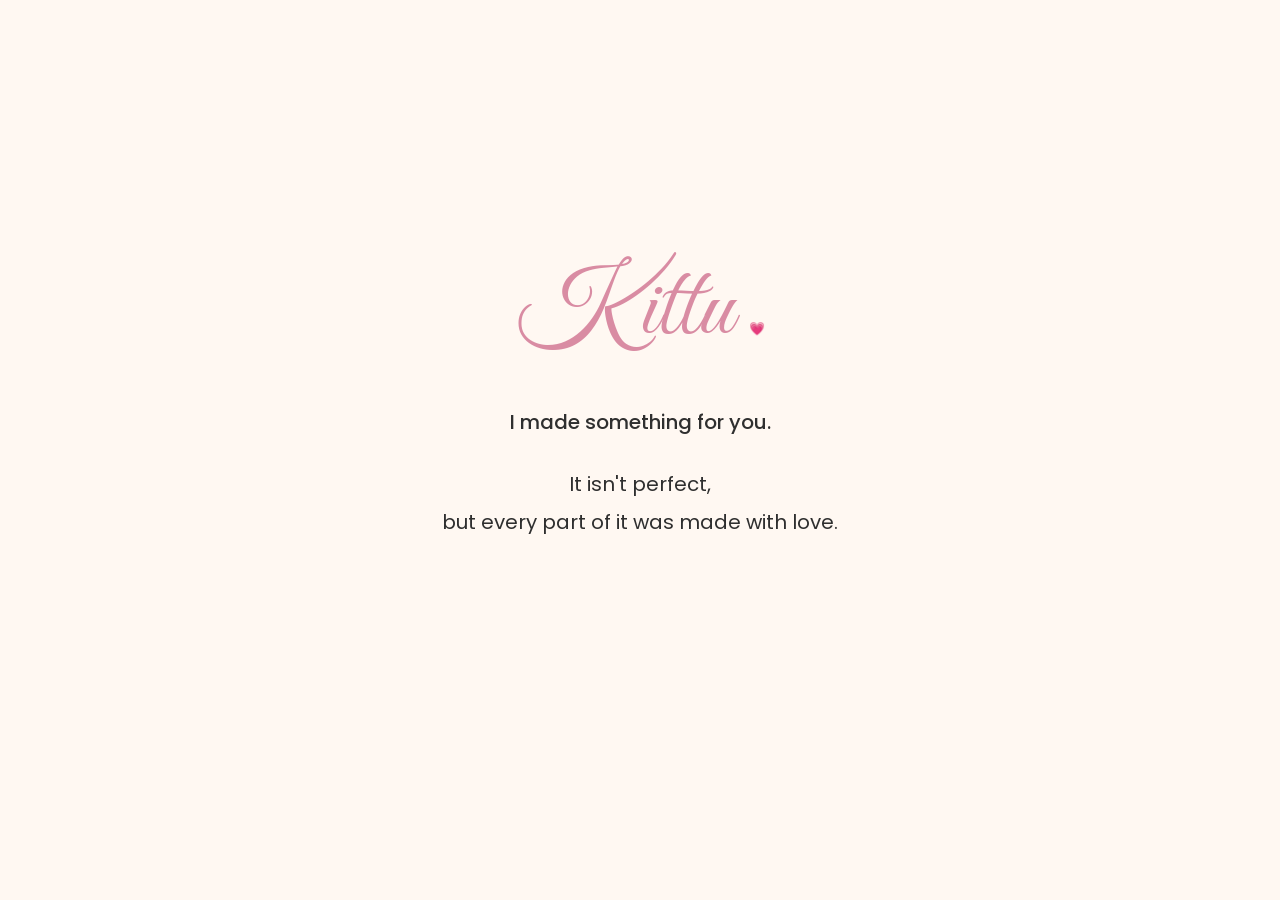
<file: index.html>
<!DOCTYPE html>
<html lang="en">
<head>
    <meta charset="UTF-8">
    <meta name="viewport" content="width=device-width, initial-scale=1.0">
    <link rel="stylesheet" href="assets/css/index.css">
    <script src="assets/js/index.js" defer></script>
    <title>A Little Gift ❤️</title>

    <link rel="preconnect" href="https://fonts.googleapis.com">
    <link rel="preconnect" href="https://fonts.gstatic.com" crossorigin>
    <link href="https://fonts.googleapis.com/css2?family=Great+Vibes&family=Poppins:wght@300;400;500;600;700&display=swap" rel="stylesheet">
</head>
<body>
   <main class="landing-page">
    <section class="hero">

        <h1 class="fade">Kittu <span class="heart">💗</span></h1>

        <p class="intro fade">I made something for you.</p>

        <p class="fade">
            It isn't perfect,
            <br>
            but every part of it was made with love.
        </p>

        <button id="gift-btn" class="fade">Open Your Gift 🎁</button>

    </section>
</main>

</body>
</html>
</file>
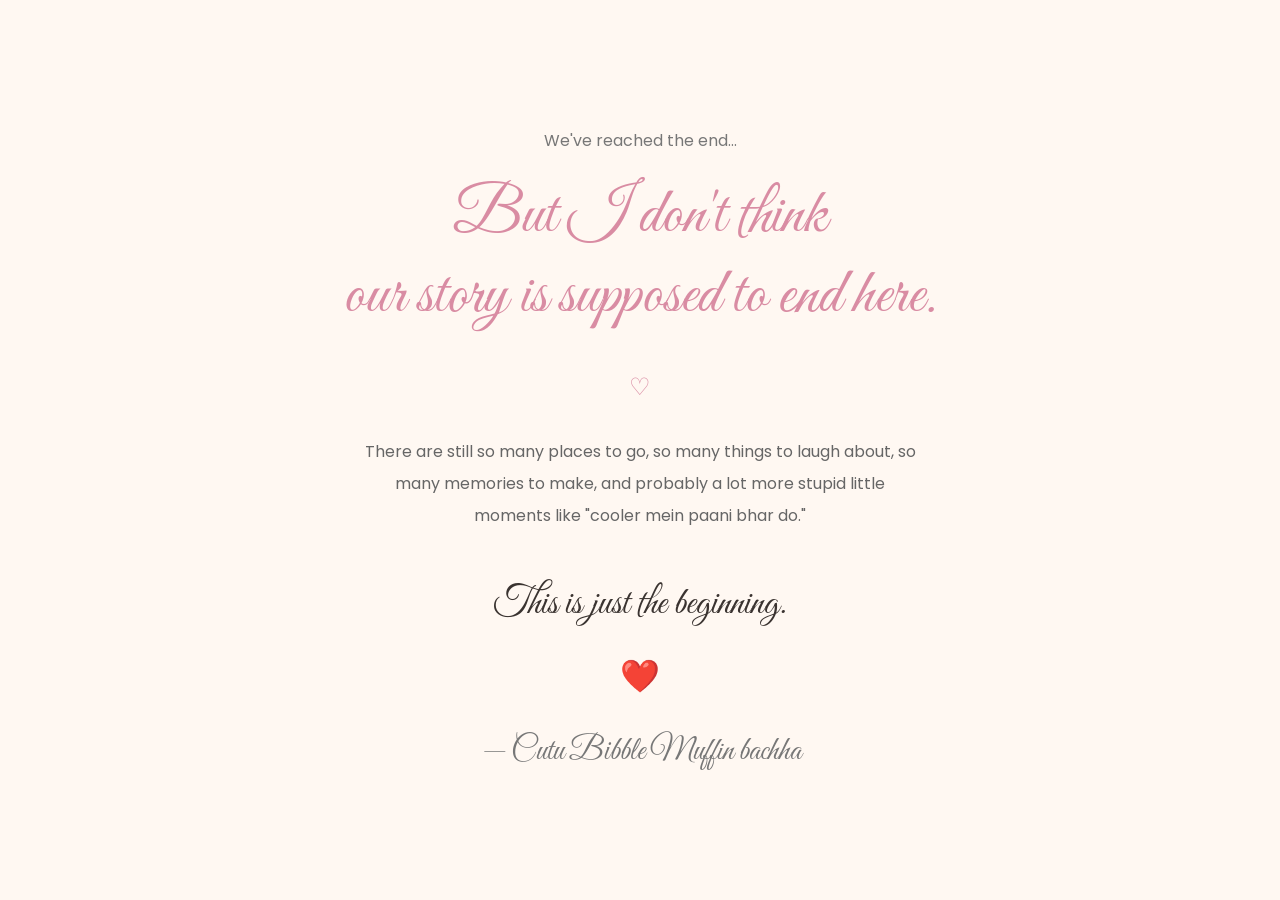
<file: assets/pages/final.html>
<!DOCTYPE html>
<html lang="en">

<head>
    <meta charset="UTF-8">
    <meta name="viewport" content="width=device-width, initial-scale=1.0">

    <title>Not The End ❤️</title>

    <link
        href="https://fonts.googleapis.com/css2?family=Poppins:wght@400;500&family=Great+Vibes&display=swap"
        rel="stylesheet"
    >

    <link rel="stylesheet" href="../css/final.css">
</head>

<body>

    <main class="ending-page">

        <section class="ending">

            <p class="small-heading">
                We've reached the end...
            </p>

            <h1>
                But I don't think<br>
                our story is supposed to end here.
            </h1>

            <div class="divider">
                ♡
            </div>

            <p class="message">
                There are still so many places to go,
                so many things to laugh about,
                so many memories to make,
                and probably a lot more stupid little
                moments like "cooler mein paani bhar do."
            </p>

            <p class="beginning">
                This is just the beginning.
            </p>

            <div class="heart">
                ❤️
            </div>

            <p class="signature">
                — Cutu Bibble Muffin bachha
            </p>

        </section>

    </main>

</body>

</html>
</file>
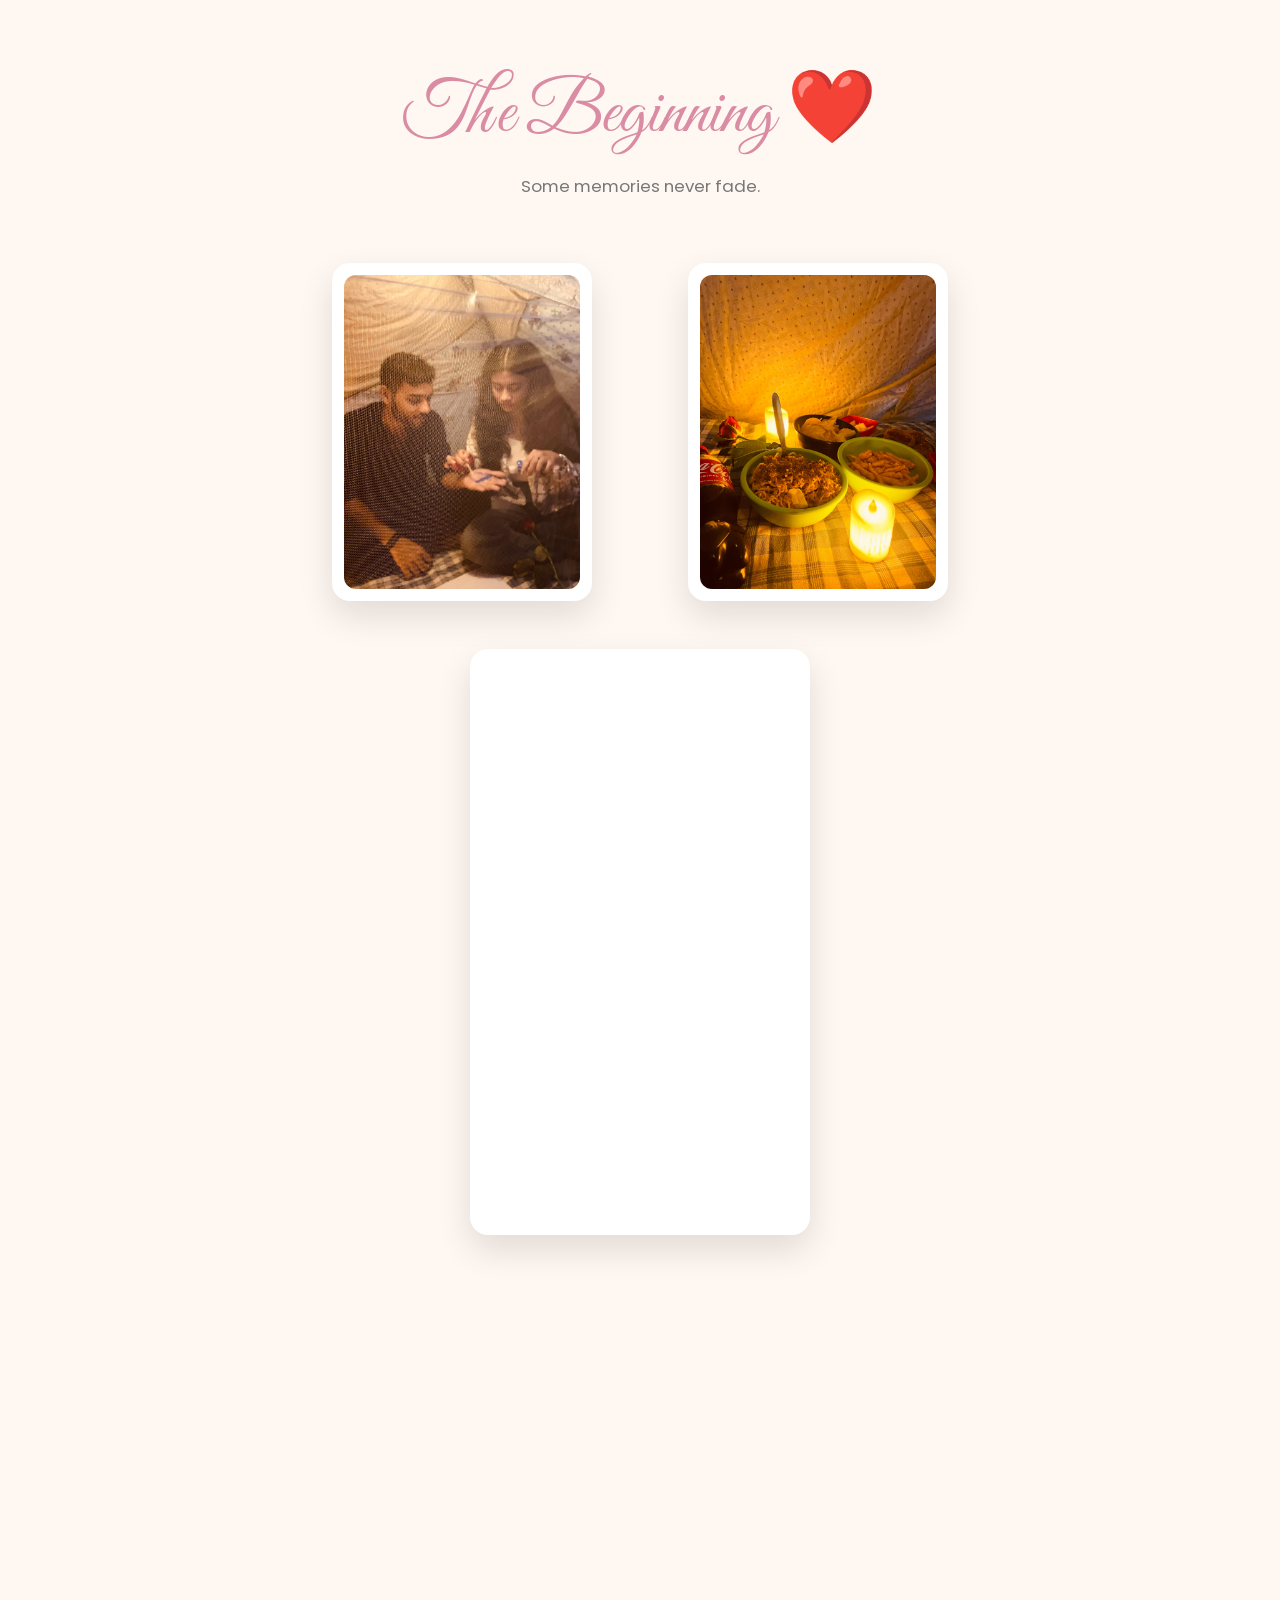
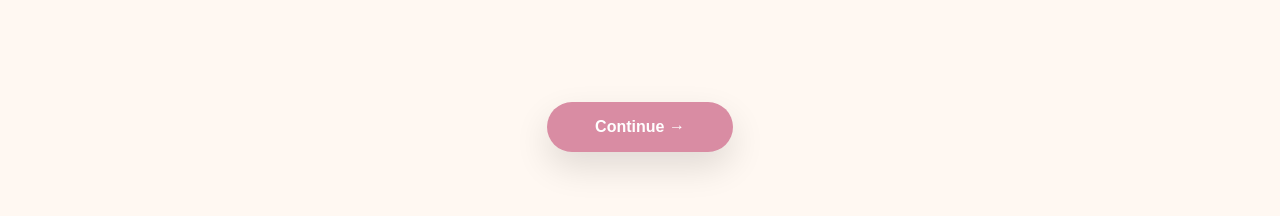
<file: assets/pages/first-date.html>
<!DOCTYPE html>
<html lang="en">
<head>
    <meta charset="UTF-8">
    <meta name="viewport" content="width=device-width, initial-scale=1.0">

    <title>The Beginning ❤️</title>

    <link rel="stylesheet" href="../css/first-date.css">

    <link rel="preconnect" href="https://fonts.googleapis.com">
    <link rel="preconnect" href="https://fonts.gstatic.com" crossorigin>

    <link href="https://fonts.googleapis.com/css2?family=Great+Vibes&family=Poppins:wght@300;400;500;600&display=swap" rel="stylesheet">

    <script src="../js/first-date.js" defer></script>
</head>
<body>

<main class="memories">

    <header class="page-title">

        <h1>The Beginning ❤️</h1>

        <p>
            Some memories never fade.
        </p>

    </header>

    <section class="collage">

       <section class="memory-grid">

    <div class="memory photo photo-1 reveal">
        <img src="../images/photo1.jpeg" alt="">
    </div>

    <div class="memory photo photo-2 reveal">
        <img src="../images/photo2.jpeg" alt="">
    </div>

    <div class="memory video reveal">
        <video autoplay muted loop playsinline>
            <source src="../videos/date.mp4" type="video/mp4">
        </video>
    </div>

    <div class="memory photo photo-3 reveal">
        <img src="../images/photo3.jpeg" alt="">
    </div>

    <div class="memory photo photo-4 reveal">
        <img src="../images/photo4.jpeg" alt="">
    </div>

</section>

    </section>

    <button id="continue-btn">
        Continue →
    </button>

</main>



</body>
</html>
</file>
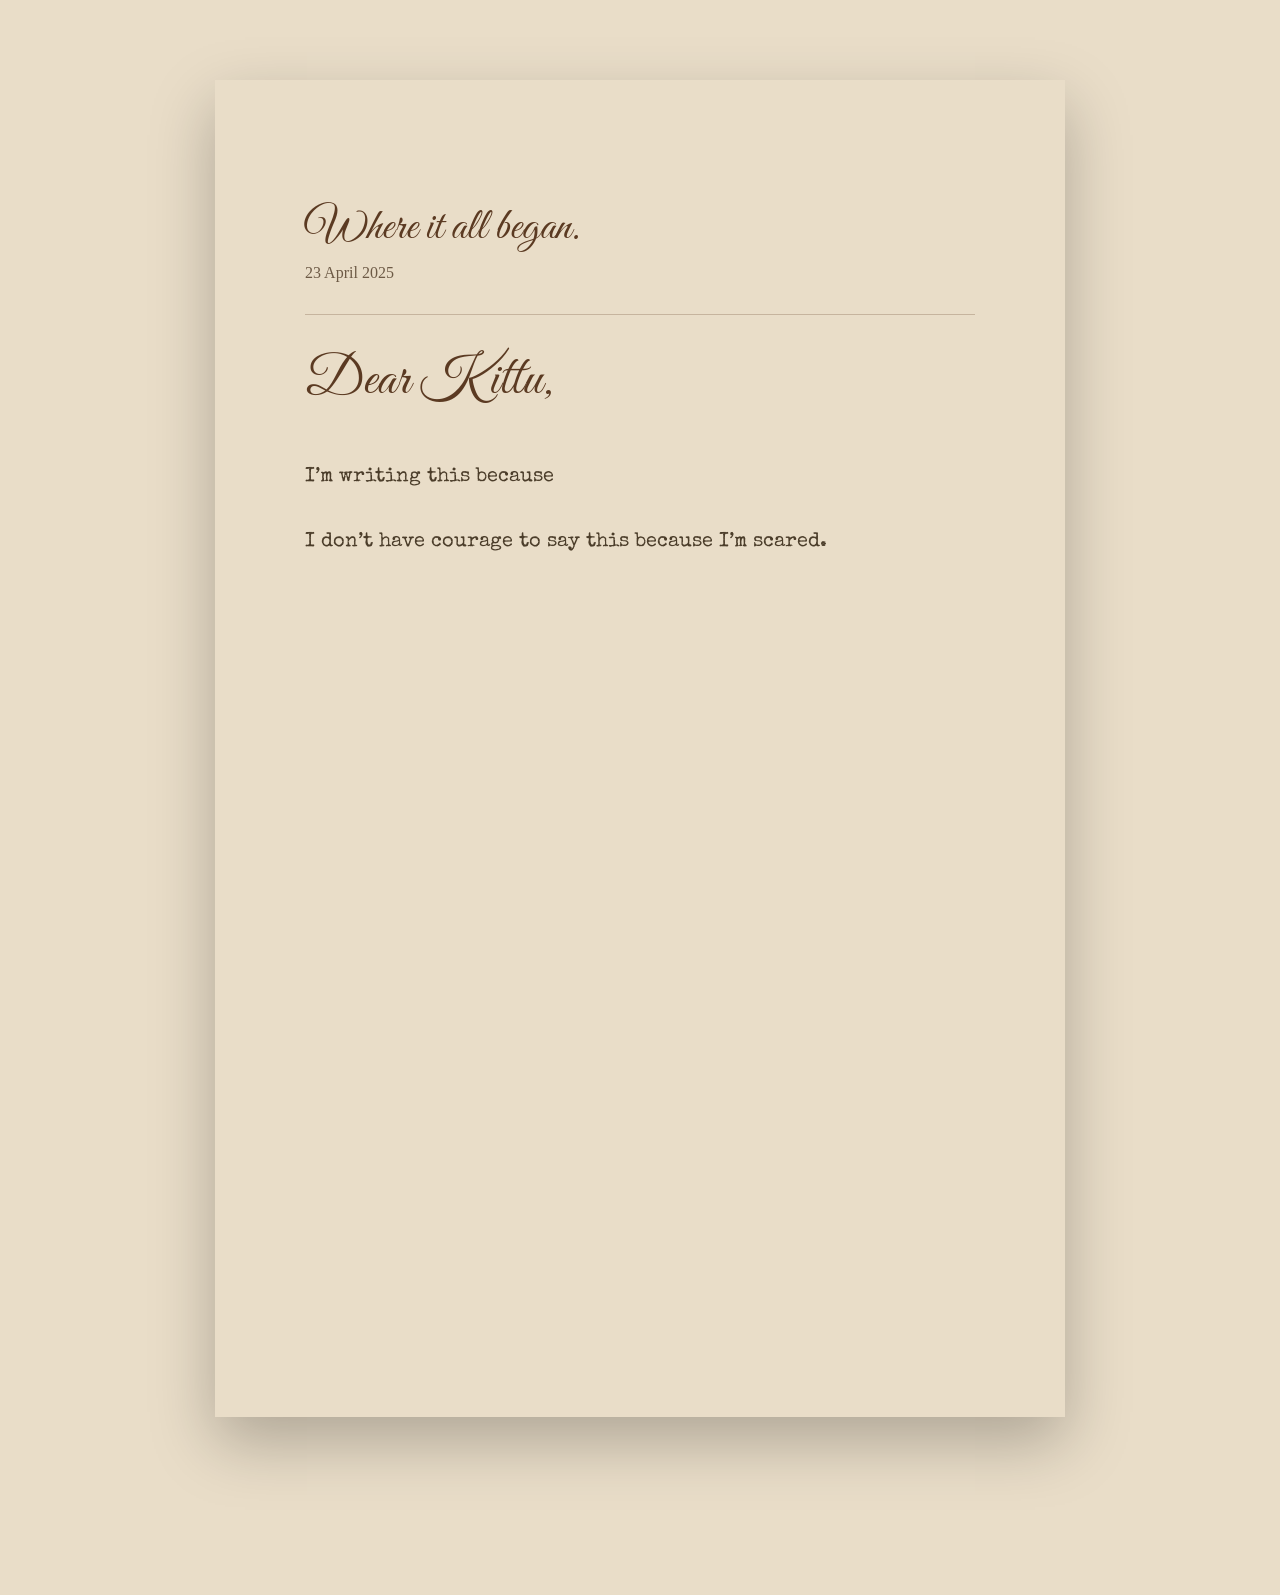
<file: assets/pages/letter.html>
<!DOCTYPE html>
<html lang="en">
<head>
    <meta charset="UTF-8">
    <meta name="viewport" content="width=device-width, initial-scale=1.0">
    <title>The Letter</title>
    <link rel="stylesheet" href="../css/letter.css">

    <script src="../js/letter.js" defer></script>

    <link rel="preconnect" href="https://fonts.googleapis.com">
    <link rel="preconnect" href="https://fonts.gstatic.com" crossorigin>
    <link href="https://fonts.googleapis.com/css2?family=Great+Vibes&family=Special+Elite&display=swap" rel="stylesheet">
</head>
<body>
    <section class="letter-section">

    <article class="letter">

        <header class="letter-header">
            <h3>Where it all began.</h3>
            <time datetime="2025-04-23">23 April 2025</time>
        </header>

        <hr>

        <h2>Dear Kittu,</h2>

        <p class="line">I’m writing this because</p>

        <p class="line">I don’t have courage to say this because I’m scared.</p>

        <p class="line">I don’t know how you will react, what you will say.</p>

        <p class="line">It’s just that you trust me so much, I can’t hide this from you.</p>

        <p class="line">I’ve never felt this before and I don’t even think I will with anyone else.</p>

        <p class="line">I can’t imagine not talking to you or about you.</p>

        <p class="line">Whether you like me or not,</p>

        <p class="line">I just wanted to tell you this.</p>

        <p class="line confession">
            I think I Like Like You. ♥
        </p>

        <footer>
            <p>— Yours,</p>
            <p> Abhiyanshu</p>
        </footer>

    </article>

    <button id="continue-btn">Continue Our Story →</button>

</section>
</body>
</html>
</file>
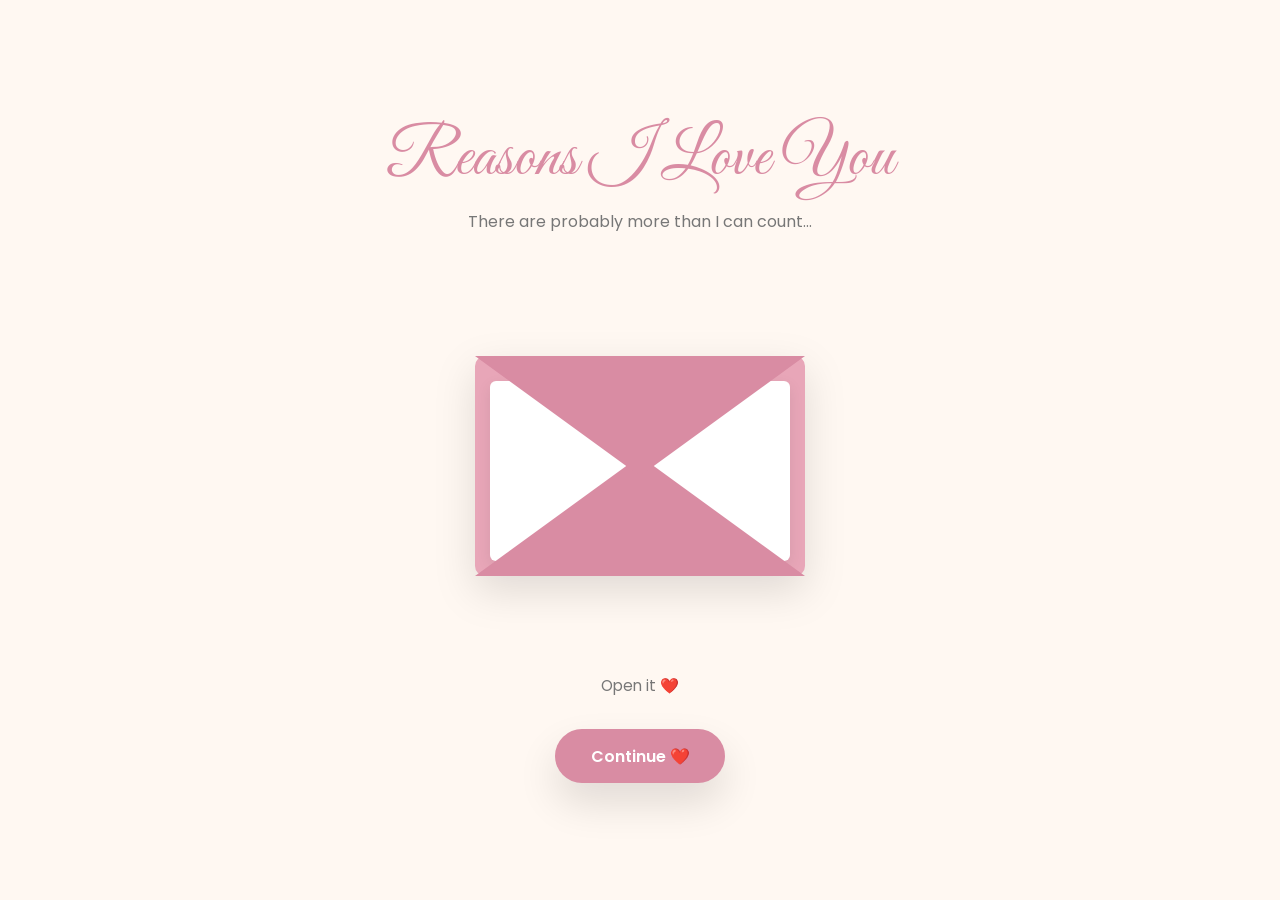
<file: assets/pages/reasons.html>
<!DOCTYPE html>
<html lang="en">

<head>
    <meta charset="UTF-8">
    <meta name="viewport" content="width=device-width, initial-scale=1.0">

    <title>Reasons I Love You ❤️</title>

    <link
        href="https://fonts.googleapis.com/css2?family=Poppins:wght@400;500;600&family=Great+Vibes&display=swap"
        rel="stylesheet"
    >

    <link rel="stylesheet" href="../css/reasons.css">

    <script src="../js/reasons.js" defer></script>
</head>

<body>

    <main class="reasons-page">

        <section class="reasons-header">

            <h1>Reasons I Love You</h1>

            <p id="instruction">
                There are probably more than I can count...
            </p>

        </section>


        <section class="letter-scene">

            <div class="envelope" id="envelope">

                <div class="envelope-back"></div>

                <div class="letter">
                    <p id="reason"></p>
                </div>

                <div class="envelope-front"></div>

                <div class="envelope-flap"></div>

            </div>

        </section>


        <p id="tap-message">
            Open it ❤️
        </p>


        <button id="continue-btn">
            Continue ❤️
        </button>

    </main>

</body>

</html>
</file>
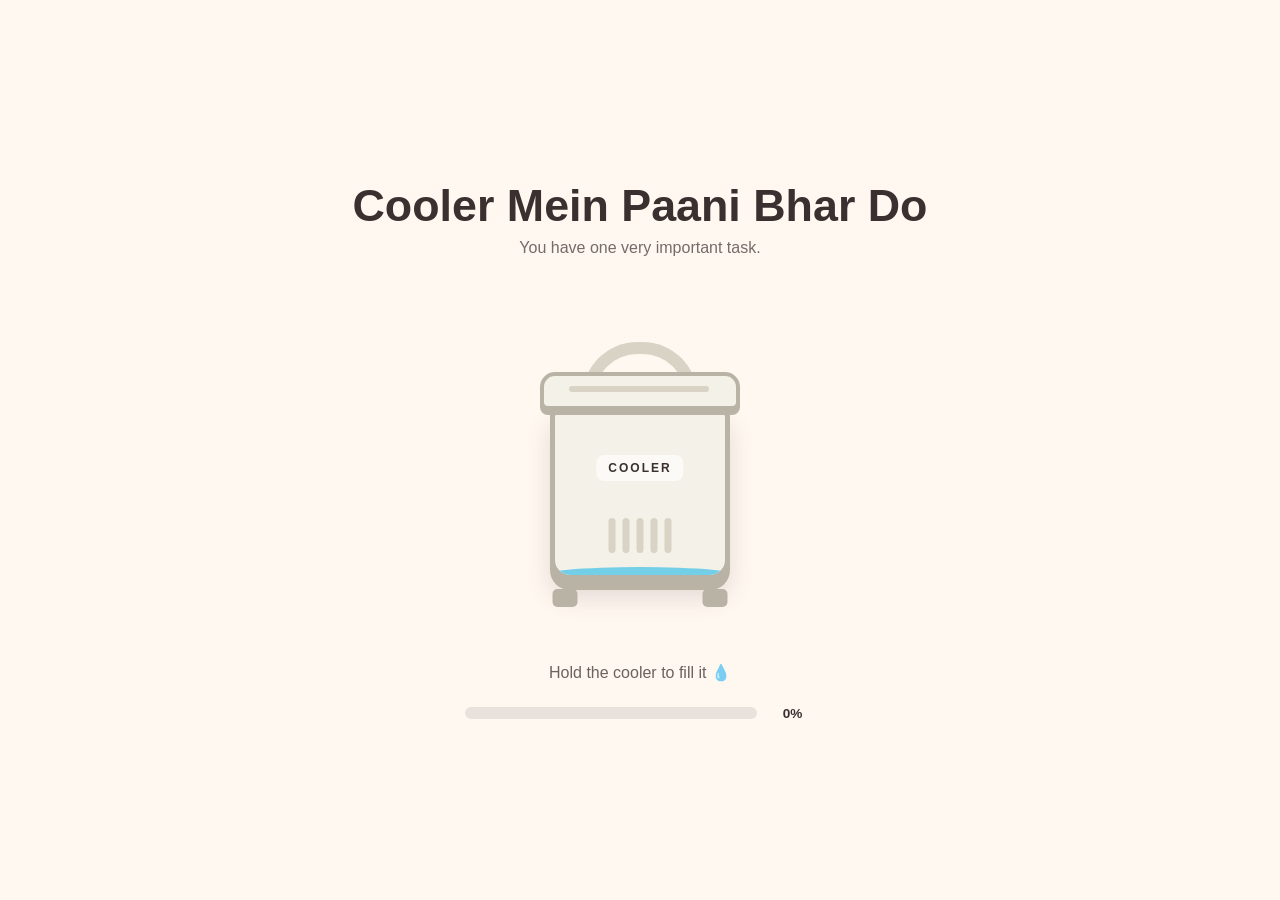
<file: assets/pages/water-cooler.html>
<!DOCTYPE html>
<html lang="en">
<head>
    <meta charset="UTF-8">
    <meta name="viewport" content="width=device-width, initial-scale=1.0">

    <title>Cooler Mein Paani Bhar Do</title>

    <link rel="stylesheet" href="../css/water-cooler.css">

    <script src="../js/water-cooler.js" defer></script>
</head>

<body>

    <main class="game">

        <h1>Cooler Mein Paani Bhar Do</h1>

        <p class="subtitle">
            You have one very important task.
        </p>

        <div class="game-area">

            <!-- Cooler -->
            <div class="cooler" id="cooler">

                <!-- Handle -->
                <div class="cooler-handle"></div>

                <!-- Top / Lid -->
                <div class="cooler-lid">
                    <div class="lid-line"></div>
                </div>

                <!-- Main Cooler -->
                <div class="cooler-body">

                    <!-- Water -->
                    <div class="water" id="water">
                        <div class="water-wave"></div>
                    </div>

                    <!-- Cooler front details -->
                    <div class="cooler-label">
                        COOLER
                    </div>

                    <div class="cooler-grill">
                        <span></span>
                        <span></span>
                        <span></span>
                        <span></span>
                        <span></span>
                    </div>

                </div>

                <!-- Feet -->
                <div class="cooler-feet">
                    <div></div>
                    <div></div>
                </div>

            </div>

        </div>

        <p class="instruction" id="instruction">
            Hold the cooler to fill it 💧
        </p>

        <!-- Progress -->
        <div class="progress-container">
            <div class="progress-bar">
                <div class="progress-fill" id="progress"></div>
            </div>

            <span id="progress-text">0%</span>
        </div>

        <p class="completion-message hide" id="completionMessage">
            Cooler full! 💧
        </p>

        <button id="continue-btn" class="hide">
            Continue ❤️
        </button>
    </main>
</body>
</html>
</file>
<file: assets/css/index.css>
* {
    margin: 0;
    padding: 0;
    box-sizing: border-box;
}

:root {
    --bg: #FFF8F2;
    --text: #2F2F2F;
    --accent: #D98CA3;
    --button: #D98CA3;
    --button-hover: #C87890;
    --white: #FFFFFF;

    --shadow: 0 12px 35px rgba(0,0,0,0.08);
    --transition: 0.35s ease;
}

body{
    font-family: "Poppins", sans-serif;
    background: var(--bg);
    color: var(--text);
    display: flex;
    min-height: 100vh;
    justify-content: center;
    align-items: center;
    padding: 2rem;
    transition:opacity .8s ease;
}

body.fade-out{

    opacity:0;

}

.landing-page {
    width: min(90%,900px);
}

.hero {
    text-align: center;
}

.hero h1 {
    font-family: "Great Vibes", cursive;
    font-size: clamp(4rem,8vw,6rem);
    font-weight:400;
    color: var(--accent);
    margin-bottom: 2rem;
}

.heart {
    color: var(--accent);
    font-size: 0.8rem;
}

.intro {
    font-size: 1.6rem;
    font-weight: 500;
    margin-bottom: 1.5rem;
}

.fade{
    opacity:0;
    transform:translateY(25px);
    transition:all .8s ease;
}

.fade.show{
    opacity:1;
    transform:translateY(0);
}

.hero p {
    font-size: 1.25rem;
    line-height: 1.9;
}

button {
    margin-top:3rem;

    padding: 1.2rem 3rem;

    border:none;

    border-radius:100px;

    background:var(--button);

    color:white;

    font-size: 1.1rem;

    font-weight:600;

    cursor:pointer;

    transition:var(--transition);

    box-shadow:var(--shadow);
}

button :hover{
    transform:translateY(-4px);

    background:var(--button-hover);
}

button:active{

    transform:translateY(0);

}

@media (max-width: 600px) {

    .hero h1 {
        font-size: 4rem;
    }

    .intro {
        font-size: 1.1rem;
    }

    .hero p {
        font-size: .95rem;
    }

}
</file>
<file: assets/css/final.css>
* {
    margin: 0;
    padding: 0;
    box-sizing: border-box;
}

:root {
    --bg: #fff8f2;
    --text: #3a3330;
    --muted: #777;
    --accent: #d98ca3;

    --shadow: 0 15px 35px rgba(0, 0, 0, 0.08);
}

body {
    min-height: 100vh;

    display: flex;
    justify-content: center;
    align-items: center;

    padding: 2rem;

    background: var(--bg);

    font-family: "Poppins", sans-serif;
    color: var(--text);

    opacity: 0;

    animation: pageReveal 1.5s ease forwards;
}


/* =========================
   PAGE
========================= */

.ending-page {
    width: min(100%, 700px);

    text-align: center;
}


/* =========================
   ENDING
========================= */

.ending {
    padding: 2rem;
}


/* =========================
   SMALL HEADING
========================= */

.small-heading {
    color: var(--muted);

    font-size: 1rem;

    margin-bottom: 1.5rem;
}


/* =========================
   MAIN TITLE
========================= */

h1 {
    font-family: "Great Vibes", cursive;

    font-size: 4rem;

    font-weight: 400;

    line-height: 1.25;

    color: var(--accent);
}


/* =========================
   DIVIDER
========================= */

.divider {
    margin: 2rem 0;

    color: var(--accent);

    font-size: 1.5rem;
}


/* =========================
   MESSAGE
========================= */

.message {
    max-width: 560px;

    margin: auto;

    color: #666;

    font-size: 1rem;

    line-height: 2;
}


/* =========================
   BEGINNING
========================= */

.beginning {
    margin-top: 3rem;

    font-family: "Great Vibes", cursive;

    font-size: 2.4rem;

    color: var(--text);
}


/* =========================
   HEART
========================= */

.heart {
    margin-top: 1.5rem;

    font-size: 2rem;

    animation: heartbeat 2s ease-in-out infinite;
}


/* =========================
   SIGNATURE
========================= */

.signature {
    margin-top: 2rem;

    color: var(--muted);

    font-family: "Great Vibes", cursive;

    font-size: 2rem;
}


/* =========================
   ANIMATIONS
========================= */

@keyframes pageReveal {

    from {
        opacity: 0;
        transform: translateY(15px);
    }

    to {
        opacity: 1;
        transform: translateY(0);
    }
}

@keyframes heartbeat {

    0%,
    100% {
        transform: scale(1);
    }

    50% {
        transform: scale(1.12);
    }
}


/* =========================
   MOBILE
========================= */

@media (max-width: 600px) {

    body {
        padding: 1rem;
    }

    .ending {
        padding: 1rem;
    }

    h1 {
        font-size: 3rem;
    }

    .message {
        font-size: 0.95rem;

        line-height: 1.9;
    }

    .beginning {
        font-size: 2rem;
    }
}
</file>
<file: assets/css/first-date.css>
*{
    margin:0;
    padding:0;
    box-sizing:border-box;
}

:root{

    --bg:#FFF8F2;
    --card:#FFFFFF;
    --text:#2F2F2F;
    --accent:#D98CA3;
    --button-hover:#C87890;

    --shadow:0 15px 35px rgba(0,0,0,.12);

}

body{

    min-height:100vh;

    background:var(--bg);

    font-family:"Poppins",sans-serif;

    color:var(--text);

    padding:4rem 2rem;

}

/* ===========================
   PAGE
=========================== */

.memories{

    max-width:1200px;

    margin:auto;

}

/* ===========================
   TITLE
=========================== */

.page-title{

    text-align:center;

    margin-bottom:4rem;

}

.page-title h1{

    font-family:"Great Vibes",cursive;

    font-size:4.5rem;

    font-weight:400;

    color:var(--accent);

}

.page-title p{

    margin-top:.8rem;

    color:#777;

    font-size:1.05rem;

}

/* ===========================
   COLLAGE
=========================== */

.collage{

    display:flex;

    justify-content:center;

}

.memory-grid{

    display:grid;

    grid-template-columns:repeat(2,260px);

    gap:3rem 6rem;

    justify-content:center;

    align-items:center;

}

/* ===========================
   CARD
=========================== */

.memory{

    background:var(--card);

    padding:12px;

    border-radius:18px;

    box-shadow:var(--shadow);

    transition:.35s ease;

}

.memory:hover{

    transform:translateY(-8px);

}

/* ===========================
   PHOTOS
=========================== */

.photo{

    width:260px;

}

.photo img{

    width:100%;

    aspect-ratio:3/4;

    object-fit:cover;

    display:block;

    border-radius:12px;

}

/* Scrapbook rotations */

.photo-1{

    transform:rotate(-3deg);

}

.photo-2{

    transform:rotate(2deg);

}

.photo-3{

    transform:rotate(2deg);

}

.photo-4{

    transform:rotate(-3deg);

}

/* ===========================
   VIDEO
=========================== */

.video{

    width:340px;

    grid-column:1/-1;

    justify-self:center;

}

.video video{

    width:100%;

    aspect-ratio:9/16;

    object-fit:cover;

    border-radius:12px;

    display:block;

}

/* ===========================
   BUTTON
=========================== */

button{

    display:block;

    margin:5rem auto 0;

    padding:1rem 3rem;

    border:none;

    border-radius:999px;

    background:var(--accent);

    color:white;

    font-size:1rem;

    font-weight:600;

    cursor:pointer;

    transition:.3s ease;

    box-shadow:var(--shadow);

}

button:hover{

    background:var(--button-hover);

    transform:translateY(-4px);

}

button:active{

    transform:translateY(0);

}

/* ===========================
   TABLET
=========================== */

@media(max-width:900px){

    .memory-grid{

        gap:2rem 2.5rem;

    }

}

/* ===========================
   MOBILE
=========================== */

@media(max-width:768px){

    body{

        padding:3rem 1rem;

    }

    .page-title h1{

        font-size:3.2rem;

    }

    .page-title p{

        font-size:.95rem;

    }

    .memory-grid{

        grid-template-columns:1fr;

        gap:2rem;

    }

    .photo,
    .video{

        width:280px;

        justify-self:center;

    }

}

.reveal{

    opacity:0;

    transform:translateY(40px);

    transition:all .8s ease;

}

.reveal.show{

    opacity:1;

    transform:translateY(0);

}

body {
    opacity: 1;
    transition: opacity 0.8s ease;
}

body.fade-out {
    opacity: 0;
}
</file>
<file: assets/css/letter.css>
*{
    margin:0;
    padding:0;
    box-sizing:border-box;
}

:root{

    --bg:#e9ddc8;
    --text:#4b3d2a;
    --accent:#5b3a22;

}

body{

    min-height:100vh;

    display:flex;
    justify-content:center;
    align-items:center;

    padding:5rem 1.5rem;

    background:var(--bg);

    color:var(--text);

    font-family:"Cormorant Garamond", serif;

}

.letter-section{

    width:min(95%,900px);

}

.letter{
    background-repeat:no-repeat;
    background-position:center;
    background-size:100% 100%;

    max-width:850px;
    min-height:1000px;

    margin:auto;

    padding:120px 90px;

    position:relative;

    box-shadow:0 25px 60px rgba(0,0,0,.25);

}

.letter-header{

    margin-bottom:2rem;

}

.letter-header h3{

    font-family:"Great Vibes", cursive;

    font-size:2.8rem;

    font-weight:400;

    color:var(--accent);

}

time{

    display:block;

    margin-top:.5rem;

    font-size:1rem;

    color:#6d5a46;

}

hr{

    border:none;

    border-top:1px solid rgba(91,58,34,.25);

    margin:2rem 0;

}

.letter h2{

    font-family:"Great Vibes", cursive;

    font-size:3.4rem;

    font-weight:400;

    color:var(--accent);

    margin-bottom:2.5rem;

}

.letter p{

    font-family:"Special Elite", monospace;

    font-size:1.25rem;

    line-height:2.2;

    margin-bottom:1.3rem;

    color:var(--text);

}

.line,
footer,
button{

    opacity:0;

    transform:translateY(15px);

    transition:.8s ease;

}

.show{

    opacity:1;

    transform:translateY(0);

}

.confession{

    font-size:1.45rem !important;

    color:var(--accent);

    margin-top:2.5rem;

}

footer{

    margin-top:5rem;

    color:var(--accent);

    font-family:"Great Vibes", cursive;

    font-size:2rem;

}

footer p{

    margin:0;

}

button{

    display:block;

    margin:3rem auto 0;

    padding:1rem 3rem;

    border:none;

    border-radius:999px;

    background:var(--accent);

    color:white;

    font-size:1rem;

    font-weight:600;

    cursor:pointer;

    transition:.3s;

    box-shadow:0 10px 25px rgba(0,0,0,.15);

}

button:hover{

    transform:translateY(-4px);

    background:#3f2818;

}

button:active{

    transform:translateY(0);

}

@media(max-width:768px){

    .letter{

        padding:90px 50px;

    }

    .letter h2{

        font-size:2.7rem;

    }

    .letter-header h3{

        font-size:2.3rem;

    }

    .letter p{

        font-size:1rem;

    }

}
</file>
<file: assets/css/reasons.css>
* {
    margin: 0;
    padding: 0;
    box-sizing: border-box;
}

:root {
    --bg: #fff8f2;
    --card: #ffffff;
    --text: #3a3330;

    --accent: #d98ca3;
    --accent-dark: #c87890;

    --envelope: #e8a6b8;
    --envelope-dark: #d98ca3;

    --shadow: 0 20px 40px rgba(0, 0, 0, 0.12);
}

body {
    min-height: 100vh;

    display: flex;
    justify-content: center;
    align-items: center;

    padding: 2rem;

    background: var(--bg);

    font-family: "Poppins", sans-serif;
    color: var(--text);

    transition: opacity 0.8s ease;
}


/* =========================
   PAGE
========================= */

.reasons-page {
    width: min(100%, 700px);

    text-align: center;
}


/* =========================
   HEADER
========================= */

.reasons-header h1 {
    font-family: "Great Vibes", cursive;

    font-size: 4.2rem;
    font-weight: 400;

    color: var(--accent);
}

.reasons-header p {
    margin-top: 0.5rem;

    color: #777;

    font-size: 1rem;
}


/* =========================
   ENVELOPE SCENE
========================= */

.letter-scene {
    position: relative;

    width: 100%;
    height: 400px;

    margin-top: 2rem;

    display: flex;
    justify-content: center;
    align-items: center;
}


/* =========================
   ENVELOPE
========================= */

.envelope {
    position: relative;

    width: 330px;
    height: 220px;

    cursor: pointer;

    filter: drop-shadow(0 15px 20px rgba(0, 0, 0, 0.12));

    transition: transform 0.3s ease;
}

.envelope:hover {
    transform: translateY(-5px);
}


/* =========================
   ENVELOPE BACK
========================= */

.envelope-back {
    position: absolute;

    inset: 0;

    background: var(--envelope);

    border-radius: 10px;

    z-index: 1;
}


/* =========================
   LETTER
========================= */

.letter {
    position: absolute;

    left: 15px;
    right: 15px;

    bottom: 15px;

    height: 180px;

    padding: 2rem 1.5rem;

    display: flex;
    justify-content: center;
    align-items: center;

    background: white;

    border-radius: 6px;

    box-shadow: 0 5px 15px rgba(0, 0, 0, 0.08);

    z-index: 2;

    transition:
        transform 0.6s ease,
        opacity 0.4s ease;
}

.letter p {
    font-family: "Great Vibes", cursive;

    font-size: 2rem;

    line-height: 1.3;

    color: var(--text);
}


/* =========================
   ENVELOPE FRONT
========================= */

.envelope-front {
    position: absolute;

    left: 0;
    bottom: 0;

    width: 0;
    height: 0;

    border-left: 165px solid transparent;
    border-right: 165px solid transparent;
    border-bottom: 120px solid var(--envelope-dark);

    z-index: 4;
}


/* =========================
   ENVELOPE FLAP
========================= */

.envelope-flap {
    position: absolute;

    top: 0;
    left: 0;

    width: 0;
    height: 0;

    border-left: 165px solid transparent;
    border-right: 165px solid transparent;
    border-top: 120px solid var(--accent);

    transform-origin: top center;

    z-index: 5;

    transition: transform 0.6s ease;
}


/* =========================
   OPEN STATE
========================= */

.envelope.open .envelope-flap {
    transform: rotateX(180deg);

    z-index: 1;
}

.envelope.open .letter {
    transform: translateY(-100px);

    z-index: 3;
}


/* =========================
   TAP MESSAGE
========================= */

#tap-message {
    margin-top: 0.5rem;

    color: #777;

    font-size: 0.95rem;
}


/* =========================
   CONTINUE
========================= */

#continue-btn {
    margin-top: 2rem;

    padding: 0.9rem 2.2rem;

    border: none;

    border-radius: 999px;

    background: var(--accent);

    color: white;

    font-family: inherit;

    font-size: 1rem;
    font-weight: 600;

    cursor: pointer;

    box-shadow: var(--shadow);

    transition: 0.3s ease;
}

#continue-btn:hover {
    background: var(--accent-dark);

    transform: translateY(-3px);
}

#continue-btn:active {
    transform: translateY(0);
}


/* =========================
   UTILITIES
========================= */

.hidden {
    display: none;
}

body.fade-out {
    opacity: 0;
}


/* =========================
   MOBILE
========================= */

@media (max-width: 600px) {

    body {
        padding: 1rem;
    }

    .reasons-header h1 {
        font-size: 3.2rem;
    }

    .letter-scene {
        height: 350px;
    }

    .envelope {
        width: 280px;
        height: 185px;
    }

    .envelope-front {
        border-left-width: 140px;
        border-right-width: 140px;
        border-bottom-width: 100px;
    }

    .envelope-flap {
        border-left-width: 140px;
        border-right-width: 140px;
        border-top-width: 100px;
    }

    .letter {
        height: 150px;
    }

    .letter p {
        font-size: 1.7rem;
    }
}
</file>
<file: assets/css/water-cooler.css>
* {
    margin: 0;
    padding: 0;
    box-sizing: border-box;
}

:root {
    --background: #fff8f1;
    --text: #3b3030;

    --cooler-main: #f4f1e8;
    --cooler-dark: #d8d3c4;
    --cooler-shadow: #b9b3a5;

    --water: #73cfe8;
    --water-dark: #42afd0;

    --progress-bg: #e9e2dc;

    --accent: #ff8fab;
    --button-hover: #f27698;

    --shadow: 0 10px 25px rgba(0, 0, 0, 0.12);
}

body {
    min-height: 100vh;

    display: flex;
    justify-content: center;
    align-items: center;

    padding: 2rem;

    background: var(--background);

    color: var(--text);

    font-family: "Poppins", sans-serif;

    transition: opacity 0.8s ease;
}

body.fade-out {
    opacity: 0;
}

.game {
    width: min(100%, 600px);

    text-align: center;
}

h1 {
    font-size: clamp(1.8rem, 5vw, 2.8rem);

    margin-bottom: 0.5rem;
}

.subtitle {
    font-size: 1rem;

    opacity: 0.7;

    margin-bottom: 2.5rem;
}


/* =========================
   GAME AREA
========================= */

.game-area {
    display: flex;

    justify-content: center;
    align-items: center;

    min-height: 350px;
}


/* =========================
   COOLER
========================= */

.cooler {
    position: relative;

    width: 230px;
    height: 270px;

    cursor: pointer;

    user-select: none;
    -webkit-user-select: none;

    touch-action: none;

    transition: transform 0.15s ease;
}

/*
    This will later be controlled
    by JavaScript while filling.
*/

.cooler:active {
    transform: scale(0.98);
}


/* Handle */

.cooler-handle {
    position: absolute;

    top: 5px;
    left: 50%;

    width: 115px;
    height: 55px;

    transform: translateX(-50%);

    border: 12px solid var(--cooler-dark);

    border-bottom: none;

    border-radius: 60px 60px 0 0;

    z-index: 1;
}


/* Lid */

.cooler-lid {
    position: absolute;

    top: 35px;
    left: 15px;

    width: 200px;
    height: 38px;

    background: var(--cooler-main);

    border: 4px solid var(--cooler-shadow);

    border-radius: 15px 15px 8px 8px;

    z-index: 3;

    box-shadow:
        0 5px 0 var(--cooler-shadow);
}

.lid-line {
    position: absolute;

    top: 10px;
    left: 25px;

    width: 140px;
    height: 6px;

    background: var(--cooler-dark);

    border-radius: 10px;
}


/* Main body */

.cooler-body {
    position: absolute;

    left: 25px;
    top: 68px;

    width: 180px;
    height: 175px;

    overflow: hidden;

    background: var(--cooler-main);

    border: 5px solid var(--cooler-shadow);

    border-radius: 12px 12px 20px 20px;

    box-shadow:
        0 10px 0 var(--cooler-shadow),
        0 18px 25px rgba(70, 55, 55, 0.15);
}


/* =========================
   WATER
========================= */

.water {
    position: absolute;

    left: 0;
    bottom: 0;

    width: 100%;
    height: 0%;

    background: linear-gradient(
        to bottom,
        var(--water),
        var(--water-dark)
    );

    z-index: 1;

    transition: height 0.08s linear;
}


/* Water surface */

.water-wave {
    position: absolute;

    top: -8px;
    left: -10%;

    width: 120%;
    height: 18px;

    background: var(--water);

    border-radius: 50%;

    animation: wave 2s ease-in-out infinite;
}

@keyframes wave {
    0% {
        transform: translateX(-2%);
    }

    50% {
        transform: translateX(2%);
    }

    100% {
        transform: translateX(-2%);
    }
}


/* =========================
   COOLER DETAILS
========================= */

.cooler-label {
    position: absolute;

    left: 50%;
    top: 45px;

    transform: translateX(-50%);

    z-index: 2;

    padding: 6px 12px;

    border-radius: 8px;

    background: rgba(255, 255, 255, 0.65);

    font-size: 0.75rem;
    font-weight: 600;

    letter-spacing: 2px;
}

.cooler-grill {
    position: absolute;

    bottom: 22px;
    left: 50%;

    transform: translateX(-50%);

    display: flex;

    gap: 7px;

    z-index: 2;
}

.cooler-grill span {
    width: 7px;
    height: 35px;

    border-radius: 10px;

    background: var(--cooler-dark);
}


/* =========================
   FEET
========================= */

.cooler-feet {
    position: absolute;

    bottom: 0;

    left: 50%;

    width: 175px;

    transform: translateX(-50%);

    display: flex;

    justify-content: space-between;
}

.cooler-feet div {
    width: 25px;
    height: 18px;

    background: var(--cooler-shadow);

    border-radius: 5px;
}


/* =========================
   INSTRUCTION
========================= */

.instruction {
    margin-top: 1rem;

    font-size: 1rem;

    font-weight: 500;

    opacity: 0.75;
}


/* =========================
   PROGRESS
========================= */

.progress-container {
    width: min(100%, 350px);

    margin: 1.5rem auto 0;

    display: flex;

    align-items: center;

    gap: 0.8rem;
}

.progress-bar {
    flex: 1;

    height: 12px;

    overflow: hidden;

    background: var(--progress-bg);

    border-radius: 20px;
}

.progress-fill {
    width: 0%;
    height: 100%;

    background: var(--water);

    border-radius: inherit;

    transition: width 0.08s linear;
}

#progress-text {
    width: 45px;

    font-size: 0.85rem;

    font-weight: 600;
}


/* =========================
   COMPLETION
========================= */

.completion-message {
    margin-top: 1.5rem;

    font-size: 1.2rem;

    font-weight: 600;

    animation: pop 0.4s ease;
}

@keyframes pop {
    from {
        opacity: 0;
        transform: scale(0.8);
    }

    to {
        opacity: 1;
        transform: scale(1);
    }
}

.hide {
    display: none;
}


/* =========================
   MOBILE
========================= */

@media (max-width: 500px) {

    body {
        padding: 1.25rem;
    }

    h1 {
        font-size: 1.8rem;
    }

    .subtitle {
        margin-bottom: 1.5rem;
    }

    .game-area {
        min-height: 320px;
    }

    .cooler {
        transform: scale(0.9);
    }

    .cooler:active {
        transform: scale(0.88);
    }

    .instruction {
        font-size: 0.9rem;
    }
}

#continue-btn {
    margin-top: 2rem;

    padding: 0.9rem 2.2rem;

    border: none;
    border-radius: 999px;

    background: var(--accent);
    color: white;

    font-family: inherit;
    font-size: 1rem;
    font-weight: 600;

    cursor: pointer;

    box-shadow: var(--shadow);

    transition: 0.3s ease;
}

#continue-btn:hover {
    background: var(--button-hover);

    transform: translateY(-3px);
}

#continue-btn:active {
    transform: translateY(0);
}
</file>
